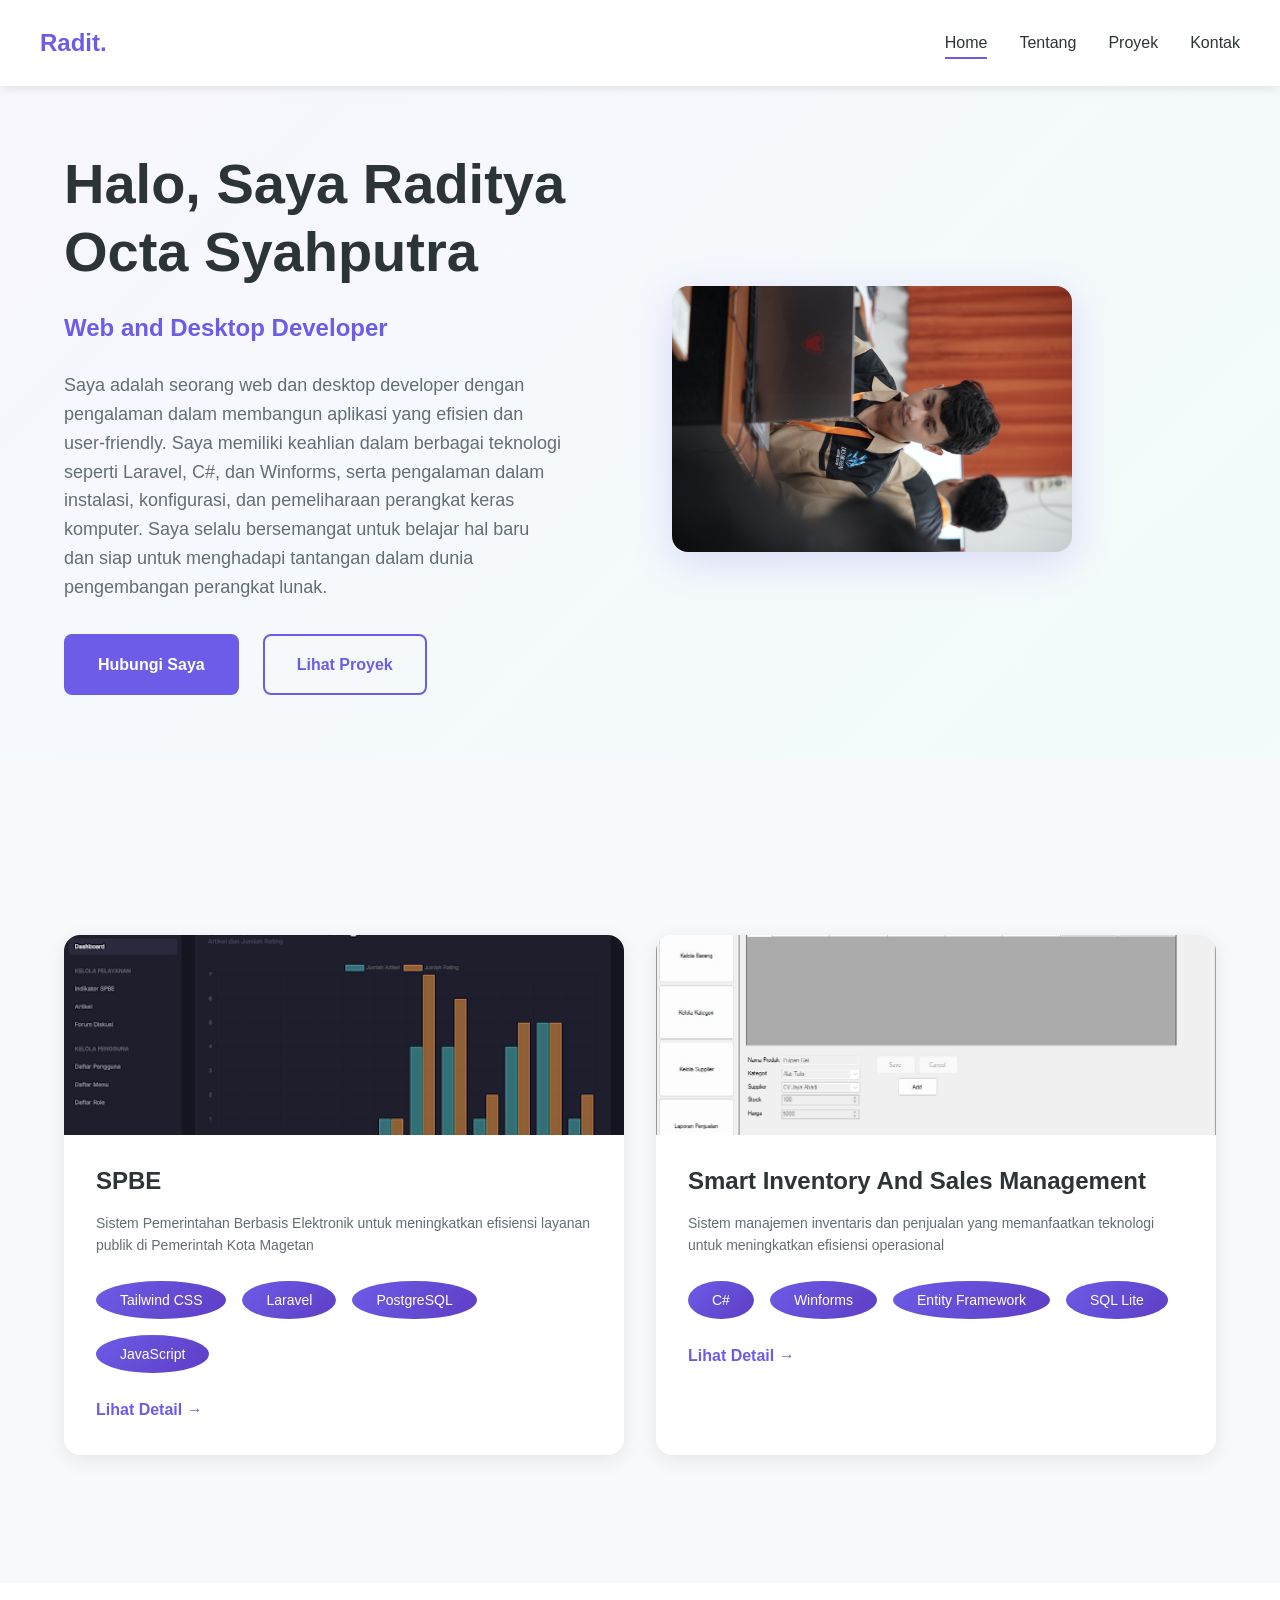
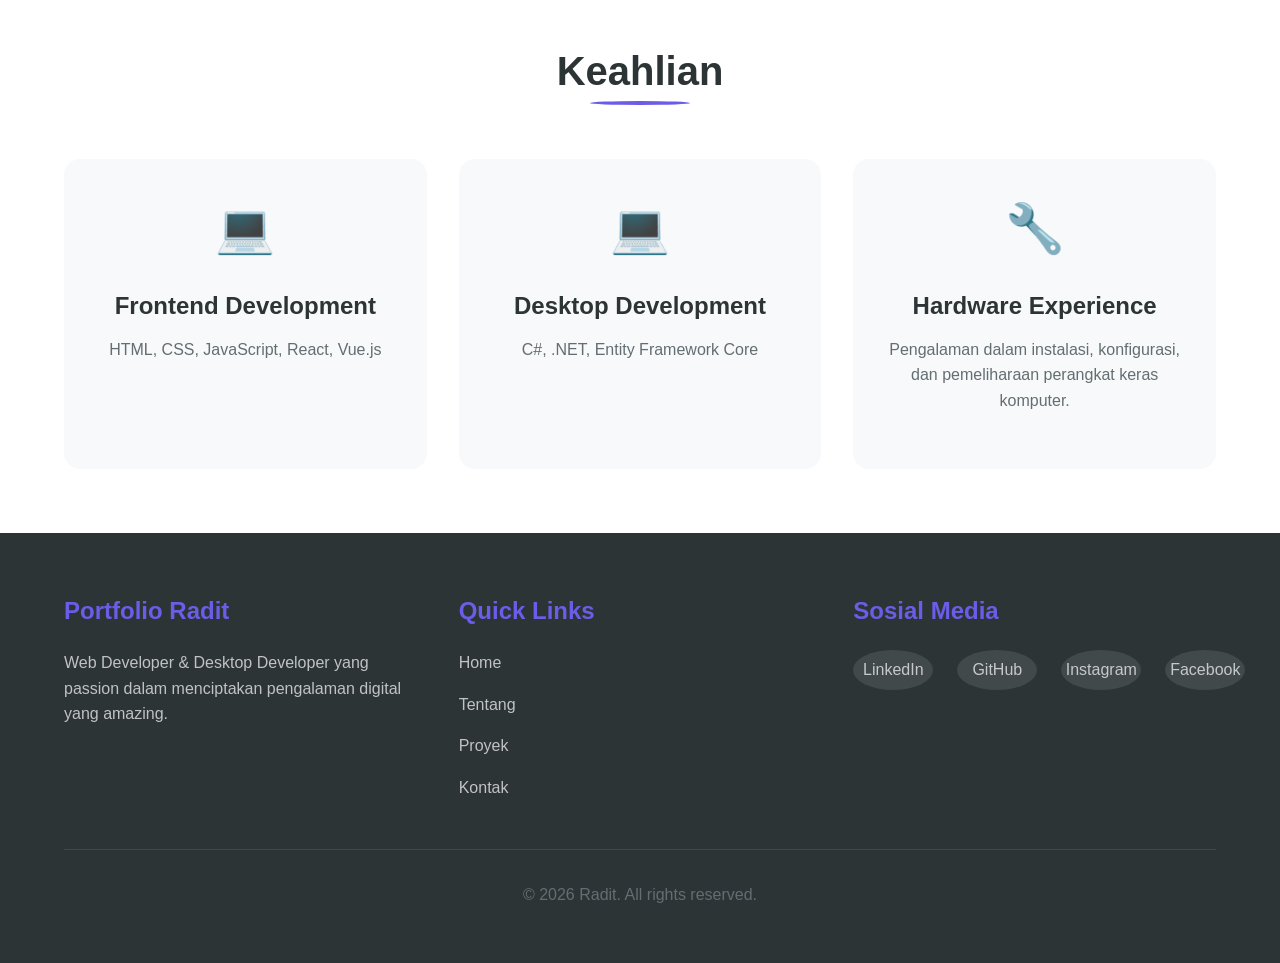
<file: index.html>
<!DOCTYPE html>
<html lang="id">

<head>
    <meta charset="UTF-8">
    <meta name="viewport" content="width=device-width, initial-scale=1.0">
    <title>Portfolio - Radit</title>
    <link rel="stylesheet" href="assets/css/style.css">
</head>

<body>
    <!-- NAVBAR -->
    <nav class="navbar">
        <div class="container navbar-container">
            <div class="logo">
                <a href="index.html">Radit.</a>
            </div>
            <button class="menu-toggle" id="menuToggle">
                <span></span>
                <span></span>
                <span></span>
            </button>
            <ul class="nav-menu" id="navMenu">
                <li><a href="index.html" class="active">Home</a></li>
                <li><a href="about.html">Tentang</a></li>
                <li><a href="projects.html">Proyek</a></li>
                <li><a href="contact.html">Kontak</a></li>
            </ul>
        </div>
    </nav>

    <!-- HERO SECTION -->
    <section class="hero">
        <div class="container">
            <div class="hero-content">
                <h1 class="hero-title">Halo, Saya Raditya Octa Syahputra</h1>
                <p class="hero-subtitle">Web and Desktop Developer</p>
                <p class="hero-description">
                    Saya adalah seorang web dan desktop developer dengan pengalaman dalam membangun aplikasi yang
                    efisien dan user-friendly. Saya memiliki keahlian dalam berbagai teknologi seperti Laravel, C#, dan
                    Winforms, serta pengalaman dalam instalasi, konfigurasi, dan pemeliharaan perangkat keras komputer.
                    Saya selalu bersemangat untuk belajar hal baru dan siap untuk menghadapi tantangan dalam dunia
                    pengembangan perangkat lunak.
                </p>
                <div class="hero-buttons">
                    <a href="contact.html" class="btn btn-primary">Hubungi Saya</a>
                    <a href="projects.html" class="btn btn-secondary">Lihat Proyek</a>
                </div>
            </div>
            <div class="hero-image">
                <div class="image-placeholder">
                    <!-- Ganti dengan image Anda -->
                    <img src="assets/images/profile.png" alt="Radit"
                        onerror="this.src='[data-uri]'">
                </div>
            </div>
        </div>
    </section>

    <!-- FEATURED PROJECTS -->
    <section class="featured-projects">
        <div class="container">
            <h2 class="section-title">Proyek Saya</h2>
            <div class="projects-grid">
               <!-- project grid items will be populated by JavaScript -->
            </div>
            <!-- <div class="view-more">
                <a href="projects.html" class="btn btn-primary">Lihat Semua Proyek</a>
            </div> -->
        </div>
    </section>

    <!-- SKILLS SECTION -->
    <section class="skills">
        <div class="container">
            <h2 class="section-title">Keahlian</h2>
            <div class="skills-grid">
                <div class="skill-item">
                    <div class="skill-icon">💻</div>
                    <h3>Frontend Development</h3>
                    <p>HTML, CSS, JavaScript, React, Vue.js</p>
                </div>
                <div class="skill-item">
                    <div class="skill-icon">💻</div>
                    <h3>Desktop Development</h3>
                    <p>C#, .NET, Entity Framework Core</p>
                </div>
                <div class="skill-item">
                    <div class="skill-icon">🔧</div>
                    <h3>Hardware Experience</h3>
                    <p>Pengalaman dalam instalasi, konfigurasi, dan pemeliharaan perangkat keras komputer.</p>
                </div>
            </div>
        </div>
    </section>

    <!-- TESTIMONIALS SECTION
    <section class="testimonials">
        <div class="container">
            <h2 class="section-title">Testimoni Klien</h2>
            <div class="testimonials-grid">
                <div class="testimonial-card">
                    <div class="stars">⭐⭐⭐⭐⭐</div>
                    <p class="testimonial-text">"Radit sangat profesional dan deliver hasil yang melampaui ekspektasi.
                        Komunikasi jelas dan timeline terpenuhi."</p>
                    <p class="testimonial-author">- Budi Santoso, CEO TechStart</p>
                </div>
                <div class="testimonial-card">
                    <div class="stars">⭐⭐⭐⭐⭐</div>
                    <p class="testimonial-text">"Website yang dibuat sangat user-friendly dan responsive. Traffic
                        website kami naik 150% dalam 3 bulan."</p>
                    <p class="testimonial-author">- Siti Nurhaliza, Pemilik Toko Online</p>
                </div>
                <div class="testimonial-card">
                    <div class="stars">⭐⭐⭐⭐⭐</div>
                    <p class="testimonial-text">"Kerja sama dengan Radit sangat smooth. Tim responsif dan selalu siap
                        membantu saat ada pertanyaan."</p>
                    <p class="testimonial-author">- Ahmad Wijaya, Direktur Marketing</p>
                </div>
            </div>
        </div> -->
    </section>

    <!-- CTA SECTION
    <section class="cta">
        <div class="container">
            <h2>Siap untuk Proyek Berikutnya?</h2>
            <p>Mari kita ciptakan sesuatu yang luar biasa bersama</p>
            <a href="contact.html" class="btn btn-primary btn-large">Mulai Percakapan</a>
        </div>
    </section> -->

    <!-- FOOTER -->
    <footer class="footer">
        <div class="container">
            <div class="footer-content">
                <div class="footer-section">
                    <h3>Portfolio Radit</h3>
                    <p>Web Developer & Desktop Developer yang passion dalam menciptakan pengalaman digital yang amazing.</p>
                </div>
                <div class="footer-section">
                    <h3>Quick Links</h3>
                    <ul>
                        <li><a href="index.html">Home</a></li>
                        <li><a href="about.html">Tentang</a></li>
                        <li><a href="projects.html">Proyek</a></li>
                        <li><a href="contact.html">Kontak</a></li>
                    </ul>
                </div>
                <div class="footer-section">
                    <h3>Sosial Media</h3>
                    <ul class="social-links">
                        <li><a href="link" target="_blank">LinkedIn</a></li>
                        <li><a href="link" target="_blank">GitHub</a></li>
                        <li><a href="link" target="_blank">Instagram</a></li>
                        <li><a href="link" target="_blank">Facebook</a></li>
                    </ul>
                </div>
            </div>
            <div class="footer-bottom">
                <p>&copy; 2026 Radit. All rights reserved.</p>
            </div>
        </div>
    </footer>

    <script src="assets/js/config.js"></script>
    <script src="assets/js/script.js"></script>
</body>

</html>
</file>
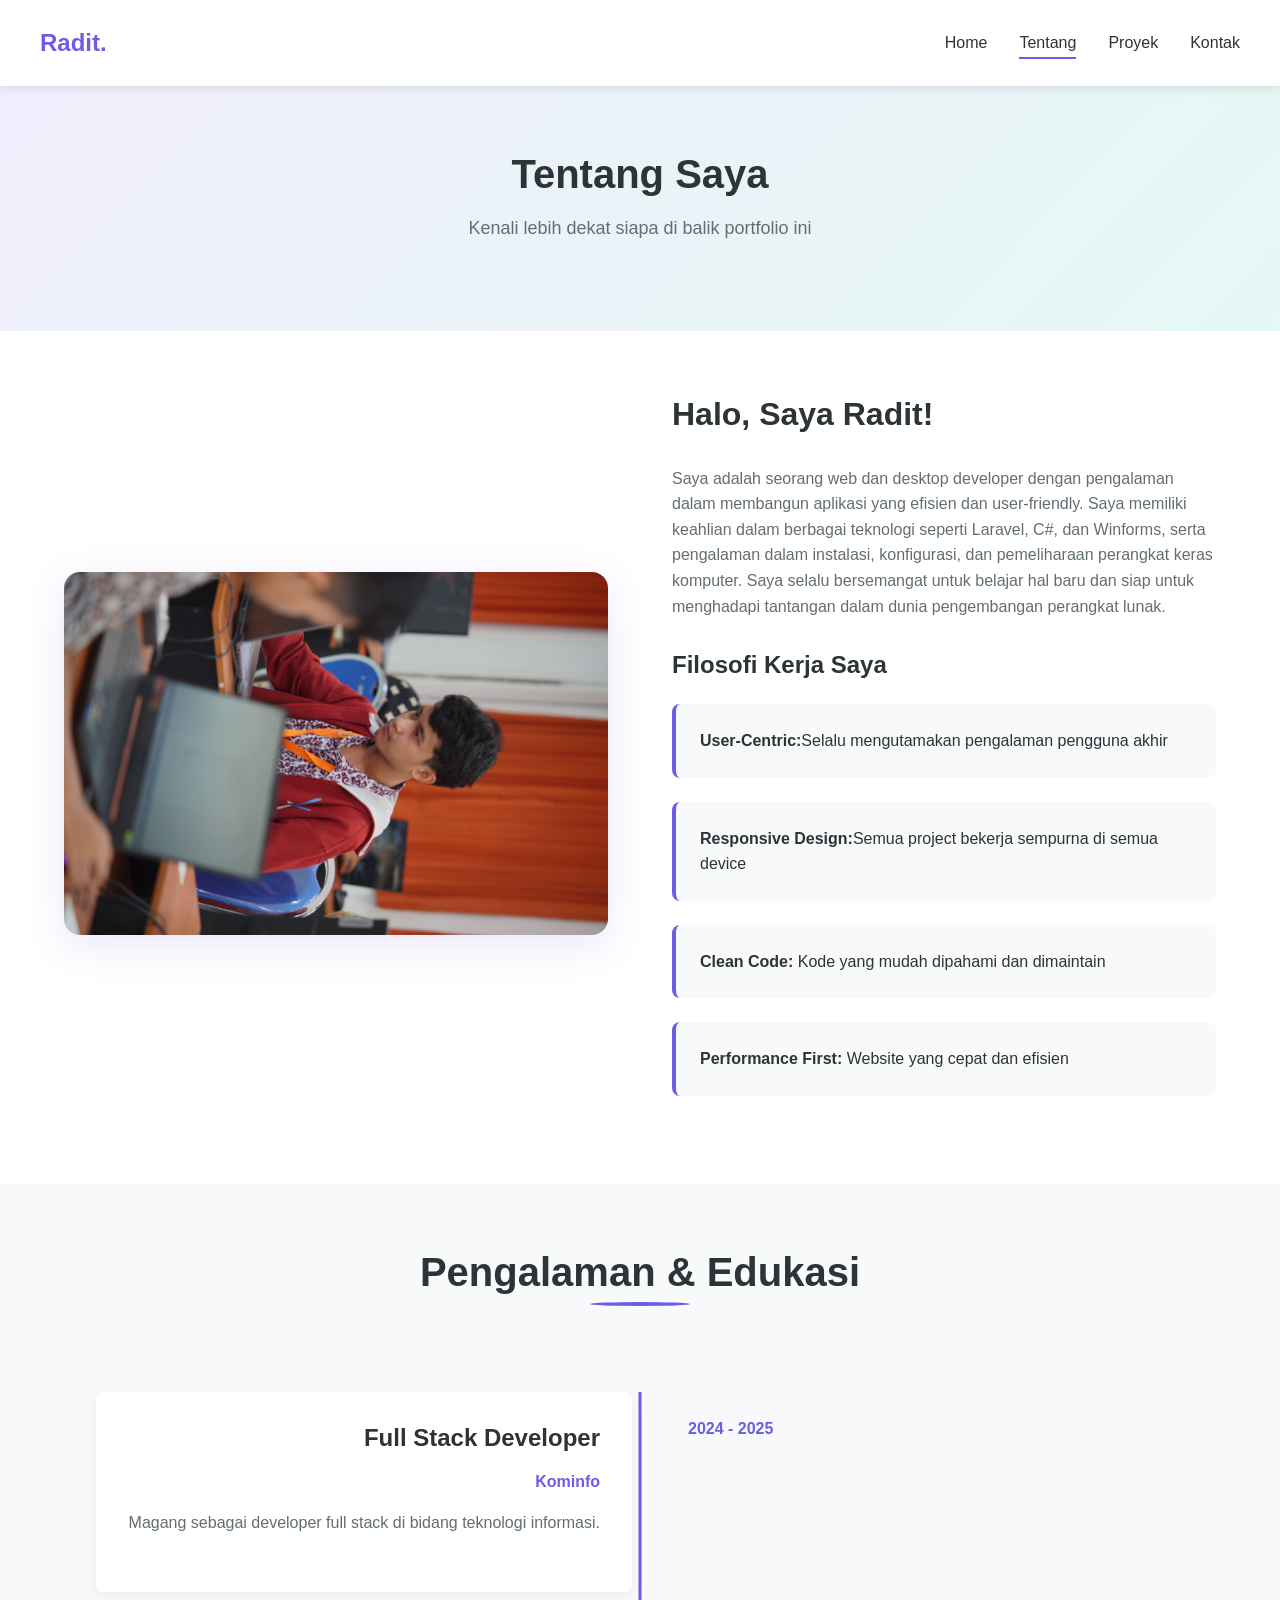
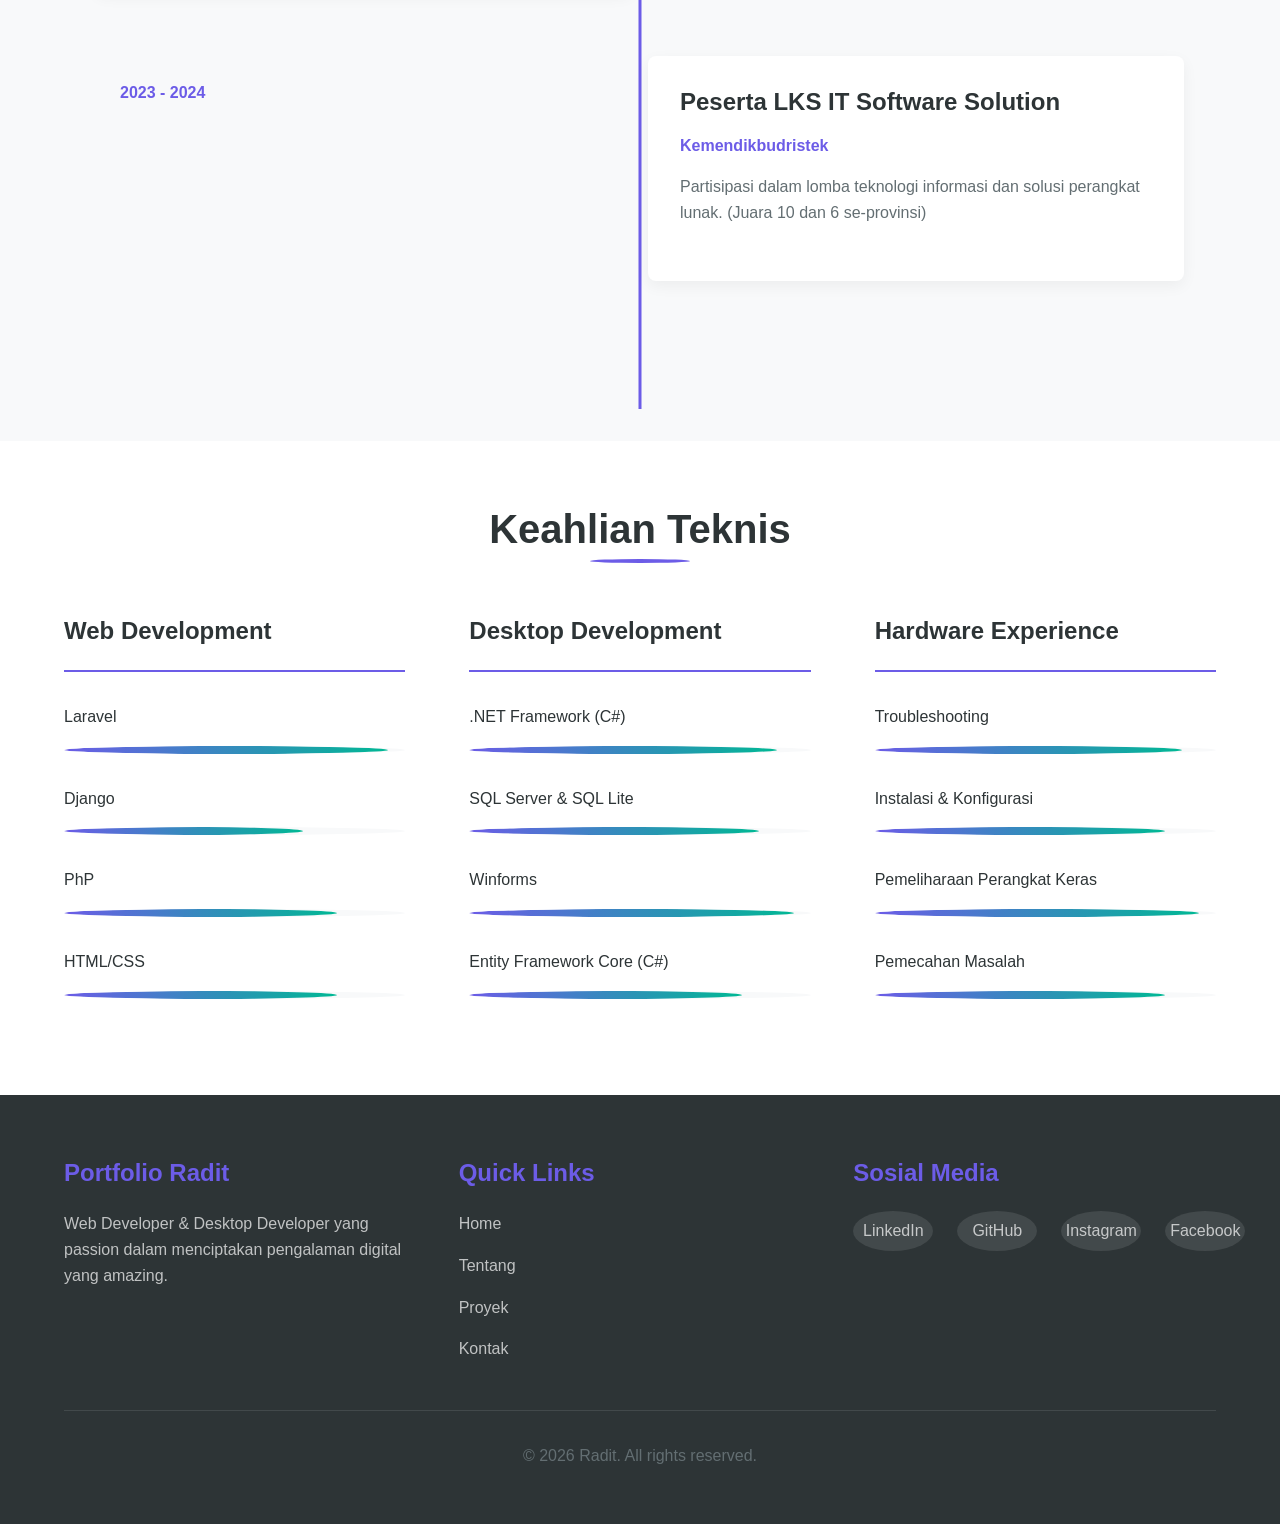
<file: about.html>
<!DOCTYPE html>
<html lang="id">

<head>
    <meta charset="UTF-8">
    <meta name="viewport" content="width=device-width, initial-scale=1.0">
    <title>Tentang Saya - Portfolio Radit</title>
    <link rel="stylesheet" href="assets/css/style.css">
</head>

<body>
    <!-- NAVBAR -->
    <nav class="navbar">
        <div class="container navbar-container">
            <div class="logo">
                <a href="index.html">Radit.</a>
            </div>
            <button class="menu-toggle" id="menuToggle">
                <span></span>
                <span></span>
                <span></span>
            </button>
            <ul class="nav-menu" id="navMenu">
                <li><a href="index.html">Home</a></li>
                <li><a href="about.html" class="active">Tentang</a></li>
                <li><a href="projects.html">Proyek</a></li>
                <li><a href="contact.html">Kontak</a></li>
            </ul>
        </div>
    </nav>

    <!-- PAGE TITLE -->
    <section class="page-header">
        <div class="container">
            <h1>Tentang Saya</h1>
            <p>Kenali lebih dekat siapa di balik portfolio ini</p>
        </div>
    </section>

    <!-- ABOUT CONTENT -->
    <section class="about-section">
        <div class="container">
            <div class="about-grid">
                <div class="about-image">
                    <img src="assets/images/profile2.jpg" alt="Radit"
                        onerror="this.src='[data-uri]'">
                </div>
                <div class="about-content">
                    <h2>Halo, Saya Radit!</h2>
                    <p>
                        Saya adalah seorang web dan desktop developer dengan pengalaman dalam membangun aplikasi yang
                        efisien dan user-friendly. Saya memiliki keahlian dalam berbagai teknologi seperti Laravel, C#,
                        dan
                        Winforms, serta pengalaman dalam instalasi, konfigurasi, dan pemeliharaan perangkat keras
                        komputer.
                        Saya selalu bersemangat untuk belajar hal baru dan siap untuk menghadapi tantangan dalam dunia
                        pengembangan perangkat lunak.
                    </p>

                    <h3>Filosofi Kerja Saya</h3>
                    <ul class="philosophy-list">
                        <li><strong>User-Centric:</strong>Selalu mengutamakan pengalaman pengguna akhir</li>
                        <li><strong>Responsive Design:</strong>Semua project bekerja sempurna di semua device</li>
                        <li><strong>Clean Code:</strong> Kode yang mudah dipahami dan dimaintain</li>
                        <li><strong>Performance First:</strong> Website yang cepat dan efisien</li>
                    </ul>
                </div>
            </div>
        </div>
    </section>

    <!-- EXPERIENCE TIMELINE -->
    <section class="experience-section">
        <div class="container">
            <h2 class="section-title">Pengalaman & Edukasi</h2>
            <div class="timeline">
                <div class="timeline-item">
                    <div class="timeline-date">2024 - 2025</div>
                    <div class="timeline-content">
                        <h3>Full Stack Developer</h3>
                        <p class="timeline-company">Kominfo</p>
                        <p>Magang sebagai developer full stack di bidang teknologi informasi.</p>
                    </div>
                </div>
                <div class="timeline-item">
                    <div class="timeline-date">2023 - 2024</div>
                    <div class="timeline-content">
                        <h3>Peserta LKS IT Software Solution</h3>
                        <p class="timeline-company">Kemendikbudristek</p>
                        <p>Partisipasi dalam lomba teknologi informasi dan solusi perangkat lunak. (Juara 10 dan 6
                            se-provinsi)</p>
                    </div>
                </div>
            </div>
        </div>
    </section>

    <!-- SKILLS DETAILED -->
    <section class="skills-detailed">
        <div class="container">
            <h2 class="section-title">Keahlian Teknis</h2>

            <div class="skills-categories">
                <div class="skill-category">
                    <h3>Web Development</h3>
                    <div class="skill-bars">
                        <div class="skill-bar">
                            <div class="skill-name">Laravel</div>
                            <div class="progress-bar">
                                <div class="progress" style="width: 95%;"></div>
                            </div>
                        </div>
                        <div class="skill-bar">
                            <div class="skill-name">Django</div>
                            <div class="progress-bar">
                                <div class="progress" style="width: 70%;"></div>
                            </div>
                        </div>
                        <div class="skill-bar">
                            <div class="skill-name">PhP</div>
                            <div class="progress-bar">
                                <div class="progress" style="width: 80%;"></div>
                            </div>
                        </div>
                        <div class="skill-bar">
                            <div class="skill-name">HTML/CSS</div>
                            <div class="progress-bar">
                                <div class="progress" style="width: 80%;"></div>
                            </div>
                        </div>
                    </div>
                </div>

                <div class="skill-category">
                    <h3>Desktop Development</h3>
                    <div class="skill-bars">
                        <div class="skill-bar">
                            <div class="skill-name">.NET Framework (C#)</div>
                            <div class="progress-bar">
                                <div class="progress" style="width: 90%;"></div>
                            </div>
                        </div>
                        <div class="skill-bar">
                            <div class="skill-name">SQL Server & SQL Lite</div>
                            <div class="progress-bar">
                                <div class="progress" style="width: 85%;"></div>
                            </div>
                        </div>
                        <div class="skill-bar">
                            <div class="skill-name">Winforms</div>
                            <div class="progress-bar">
                                <div class="progress" style="width: 95%;"></div>
                            </div>
                        </div>
                        <div class="skill-bar">
                            <div class="skill-name">Entity Framework Core (C#)</div>
                            <div class="progress-bar">
                                <div class="progress" style="width: 80%;"></div>
                            </div>
                        </div>
                    </div>
                </div>

                <div class="skill-category">
                    <h3>Hardware Experience</h3>
                    <div class="skill-bars">
                        <div class="skill-bar">
                            <div class="skill-name">Troubleshooting</div>
                            <div class="progress-bar">
                                <div class="progress" style="width: 90%;"></div>
                            </div>
                        </div>
                        <div class="skill-bar">
                            <div class="skill-name">Instalasi & Konfigurasi</div>
                            <div class="progress-bar">
                                <div class="progress" style="width: 85%;"></div>
                            </div>
                        </div>
                        <div class="skill-bar">
                            <div class="skill-name">Pemeliharaan Perangkat Keras</div>
                            <div class="progress-bar">
                                <div class="progress" style="width: 95%;"></div>
                            </div>
                        </div>
                        <div class="skill-bar">
                            <div class="skill-name">Pemecahan Masalah</div>
                            <div class="progress-bar">
                                <div class="progress" style="width: 85%;"></div>
                            </div>
                        </div>
                    </div>
                </div>
            </div>
        </div>
    </section>

    <!-- STATS SECTION
    <section class="stats">
        <div class="container">
            <div class="stats-grid">
                <div class="stat-item">
                    <div class="stat-number">50+</div>
                    <p>Project Completed</p>
                </div>
                <div class="stat-item">
                    <div class="stat-number">45+</div>
                    <p>Happy Clients</p>
                </div>
                <div class="stat-item">
                    <div class="stat-number">5+</div>
                    <p>Years Experience</p>
                </div>
                <div class="stat-item">
                    <div class="stat-number">100%</div>
                    <p>Client Satisfaction</p>
                </div>
            </div>
        </div>
    </section> -->

    <!-- CTA SECTION -->
    <!-- <section class="cta">
        <div class="container">
            <h2>Mari Berkolaborasi</h2>
            <p>Ingin bekerja sama atau hanya ingin chat? Hubungi saya sekarang!</p>
            <a href="contact.html" class="btn btn-primary btn-large">Hubungi Saya</a>
        </div>
    </section> -->

    <!-- FOOTER -->
    <footer class="footer">
        <div class="container">
            <div class="footer-content">
                <div class="footer-section">
                    <h3>Portfolio Radit</h3>
                    <p>Web Developer & Desktop Developer yang passion dalam menciptakan pengalaman digital yang amazing.</p>
                </div>
                <div class="footer-section">
                    <h3>Quick Links</h3>
                    <ul>
                        <li><a href="index.html">Home</a></li>
                        <li><a href="about.html">Tentang</a></li>
                        <li><a href="projects.html">Proyek</a></li>
                        <li><a href="contact.html">Kontak</a></li>
                    </ul>
                </div>
                <div class="footer-section">
                    <h3>Sosial Media</h3>
                    <ul class="social-links">
                        <li><a href="link" target="_blank">LinkedIn</a></li>
                        <li><a href="link" target="_blank">GitHub</a></li>
                        <li><a href="link" target="_blank">Instagram</a></li>
                        <li><a href="link" target="_blank">Facebook</a></li>
                    </ul>
                </div>
            </div>
            <div class="footer-bottom">
                <p>&copy; 2026 Radit. All rights reserved.</p>
            </div>
        </div>
    </footer>

    <script src="assets/js/config.js"></script>
    <script src="assets/js/script.js"></script>
</body>

</html>
</file>
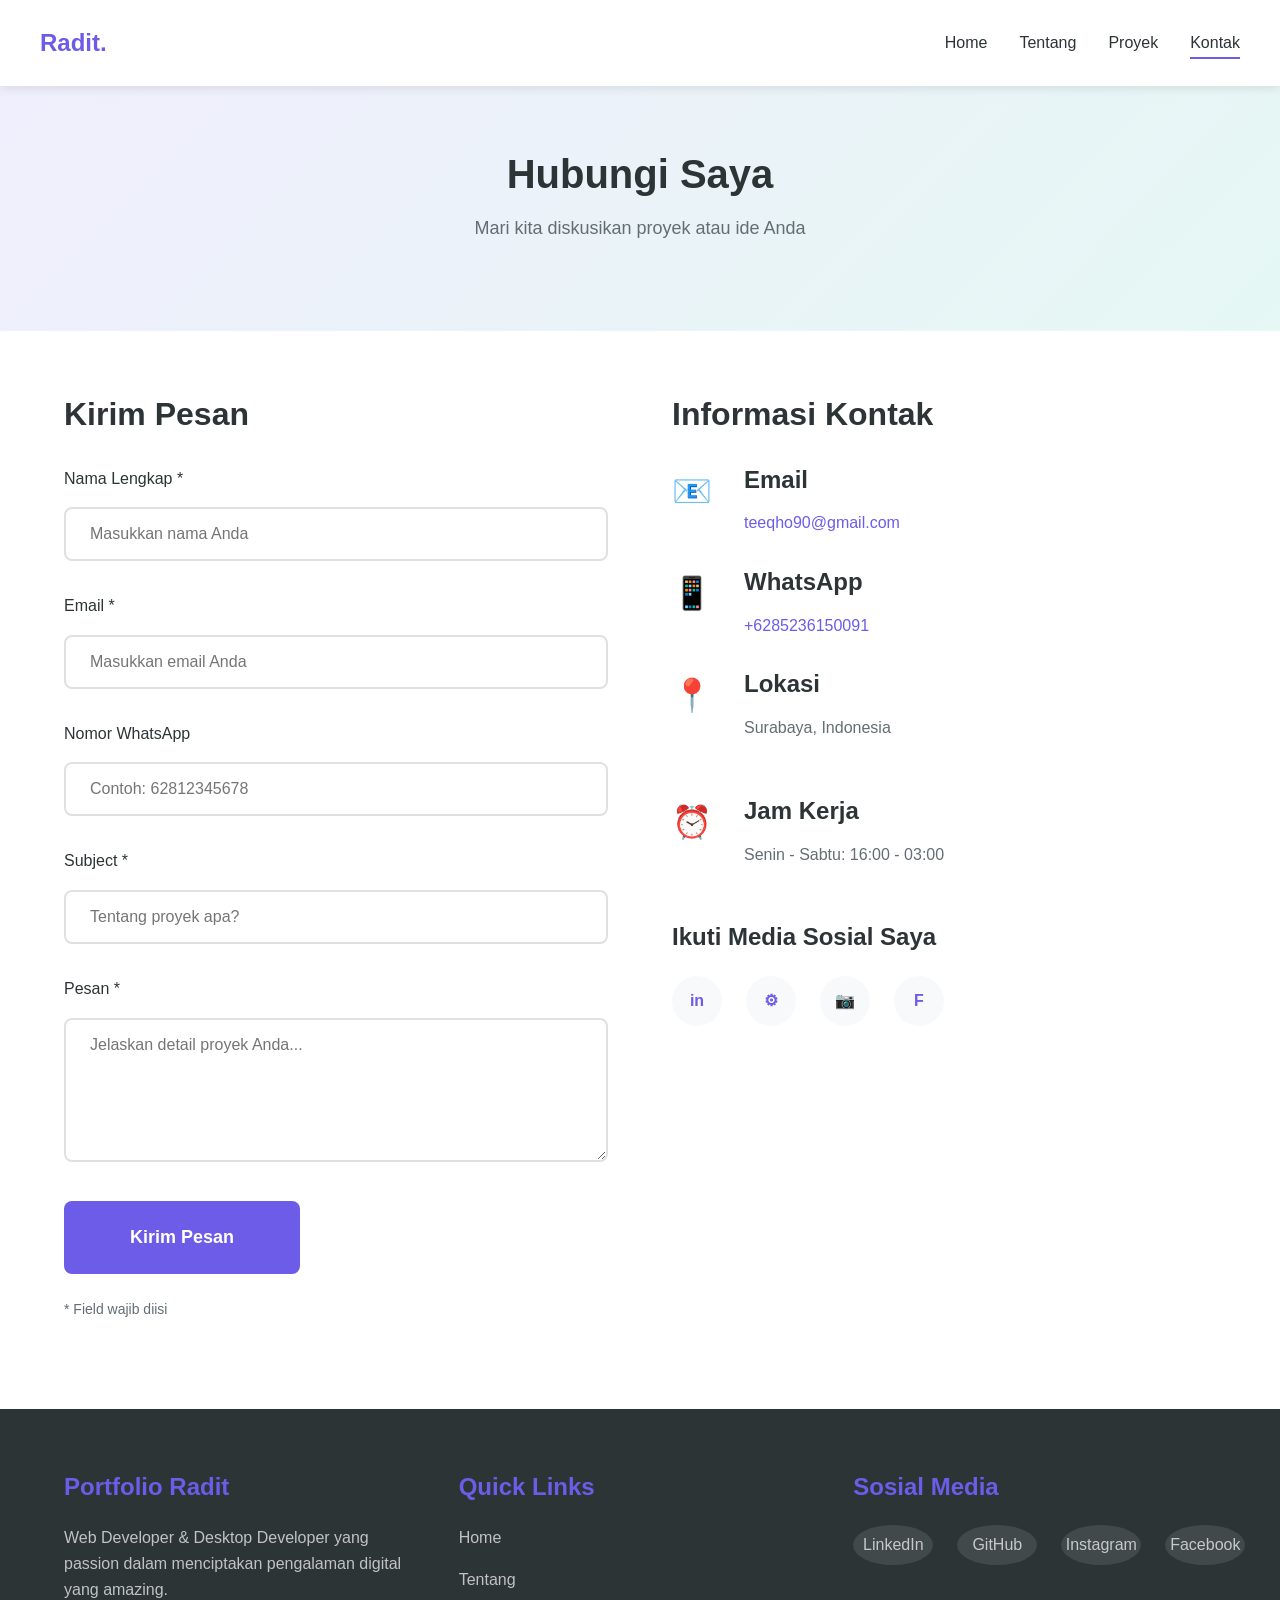
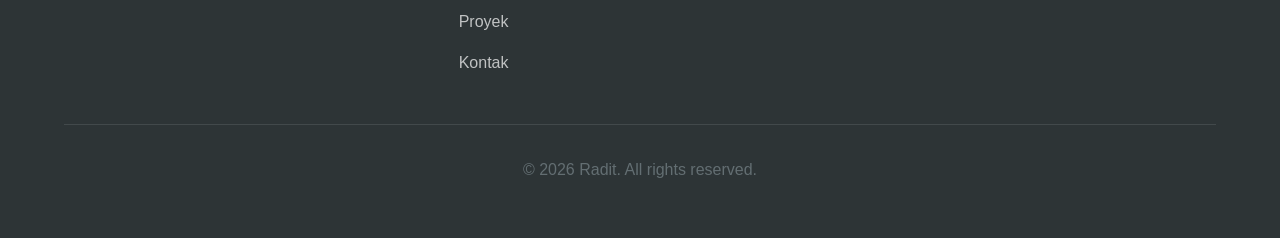
<file: contact.html>
<!DOCTYPE html>
<html lang="id">
<head>
    <meta charset="UTF-8">
    <meta name="viewport" content="width=device-width, initial-scale=1.0">
    <title>Kontak - Portfolio Radit</title>
    <link rel="stylesheet" href="assets/css/style.css">
</head>
<body>
    <!-- NAVBAR -->
    <nav class="navbar">
        <div class="container navbar-container">
            <div class="logo">
                <a href="index.html">Radit.</a>
            </div>
            <button class="menu-toggle" id="menuToggle">
                <span></span>
                <span></span>
                <span></span>
            </button>
            <ul class="nav-menu" id="navMenu">
                <li><a href="index.html">Home</a></li>
                <li><a href="about.html">Tentang</a></li>
                <li><a href="projects.html">Proyek</a></li>
                <li><a href="contact.html" class="active">Kontak</a></li>
            </ul>
        </div>
    </nav>

    <!-- PAGE TITLE -->
    <section class="page-header">
        <div class="container">
            <h1>Hubungi Saya</h1>
            <p>Mari kita diskusikan proyek atau ide Anda</p>
        </div>
    </section>

    <!-- CONTACT SECTION -->
    <section class="contact-section">
        <div class="container">
            <div class="contact-grid">
                <!-- CONTACT FORM -->
                <div class="contact-form">
                    <h2>Kirim Pesan</h2>
                    <form id="contactForm">
                        <div class="form-group">
                            <label for="name">Nama Lengkap *</label>
                            <input 
                                type="text" 
                                id="name" 
                                name="name" 
                                required 
                                placeholder="Masukkan nama Anda"
                            >
                        </div>

                        <div class="form-group">
                            <label for="email">Email *</label>
                            <input 
                                type="email" 
                                id="email" 
                                name="email" 
                                required 
                                placeholder="Masukkan email Anda"
                            >
                        </div>

                        <div class="form-group">
                            <label for="phone">Nomor WhatsApp</label>
                            <input 
                                type="tel" 
                                id="phone" 
                                name="phone" 
                                placeholder="Contoh: 62812345678"
                            >
                        </div>

                        <div class="form-group">
                            <label for="subject">Subject *</label>
                            <input 
                                type="text" 
                                id="subject" 
                                name="subject" 
                                required 
                                placeholder="Tentang proyek apa?"
                            >
                        </div>

                        <div class="form-group">
                            <label for="message">Pesan *</label>
                            <textarea 
                                id="message" 
                                name="message" 
                                required 
                                rows="6" 
                                placeholder="Jelaskan detail proyek Anda..."
                            ></textarea>
                        </div>

                        <button type="submit" class="btn btn-primary btn-large">Kirim Pesan</button>
                        <p class="form-note">* Field wajib diisi</p>
                    </form>
                    <div id="formMessage" class="form-message"></div>
                </div>

                <!-- CONTACT INFO -->
                <div class="contact-info">
                    <h2>Informasi Kontak</h2>
                    
                    <div class="info-item">
                        <div class="info-icon">📧</div>
                        <div class="info-content">
                            <h3>Email</h3>
                            <a href="mailto:"></a>
                        </div>
                    </div>

                    <div class="info-item">
                        <div class="info-icon">📱</div>
                        <div class="info-content">
                            <h3>WhatsApp</h3>
                            <a href="https://wa.me/" target="_blank"></a>
                        </div>
                    </div>

                    <div class="info-item">
                        <div class="info-icon">📍</div>
                        <div class="info-content">
                            <h3>Lokasi</h3>
                            <p>Surabaya, Indonesia</p>
                        </div>
                    </div>

                    <div class="info-item">
                        <div class="info-icon">⏰</div>
                        <div class="info-content">
                            <h3>Jam Kerja</h3>
                            <p>Senin - Sabtu: 16:00 - 03:00</p>
                        </div>
                    </div>

                    <h3 style="margin-top: 2rem;">Ikuti Media Sosial Saya</h3>
                    <div class="social-icons">
                        <a href="link" target="_blank" class="social-icon" title="LinkedIn">
                            <span>in</span>
                        </a>
                        <a href="link" target="_blank" class="social-icon" title="GitHub">
                            <span>⚙</span>
                        </a>
                        <a href="link" target="_blank" class="social-icon" title="Instagram">
                            <span>📷</span>
                        </a>
                        <a href="link" target="_blank" class="social-icon" title="Facebook">
                            <span>F</span>
                        </a>
                    </div>
                </div>
            </div>
        </div>
    </section>

    <!-- FAQ SECTION -->
    <!-- <section class="faq-section">
        <div class="container">
            <h2 class="section-title">Pertanyaan Umum</h2>
            <div class="faq-grid">
                <div class="faq-item">
                    <button class="faq-question">
                        <span>Berapa lama waktu yang dibutuhkan untuk menyelesaikan proyek?</span>
                        <span class="faq-icon">+</span>
                    </button>
                    <div class="faq-answer">
                        <p>
                            Timeline proyek bergantung pada kompleksitas dan scope. Rata-rata project 
                            landing page membutuhkan 2-4 minggu, sementara web app membutuhkan 1-3 bulan. 
                            Kami akan memberikan estimasi detail setelah konsultasi.
                        </p>
                    </div>
                </div>

                <div class="faq-item">
                    <button class="faq-question">
                        <span>Berapa biaya untuk membuat website?</span>
                        <span class="faq-icon">+</span>
                    </button>
                    <div class="faq-answer">
                        <p>
                            Biaya bervariasi tergantung kebutuhan. Landing page sederhana mulai dari 
                            5 juta, website corporate 10-20 juta, dan web app sesuai kompleksitas. 
                            Hubungi saya untuk konsultasi gratis dan mendapatkan quote yang akurat.
                        </p>
                    </div>
                </div>

                <div class="faq-item">
                    <button class="faq-question">
                        <span>Apakah website akan mobile responsive?</span>
                        <span class="faq-icon">+</span>
                    </button>
                    <div class="faq-answer">
                        <p>
                            Ya, semua project saya didesain dengan mobile-first approach. Website akan 
                            responsive dan optimal di semua device (mobile, tablet, desktop) dengan 
                            performa yang cepat.
                        </p>
                    </div>
                </div>

                <div class="faq-item">
                    <button class="faq-question">
                        <span>Apakah termasuk support setelah launching?</span>
                        <span class="faq-icon">+</span>
                    </button>
                    <div class="faq-answer">
                        <p>
                            Ya, setiap project termasuk periode maintenance 3 bulan gratis. Kami juga 
                            menyediakan paket maintenance bulanan untuk support berkelanjutan, fixing bugs, 
                            dan update fitur.
                        </p>
                    </div>
                </div>

                <div class="faq-item">
                    <button class="faq-question">
                        <span>Bagaimana proses komunikasi selama project?</span>
                        <span class="faq-icon">+</span>
                    </button>
                    <div class="faq-answer">
                        <p>
                            Kami berkomunikasi melalui WhatsApp, email, atau call sesuai preferensi Anda. 
                            Update progress diberikan secara berkala, dan Anda bisa memberikan feedback 
                            di setiap tahap pengembangan.
                        </p>
                    </div>
                </div>

                <div class="faq-item">
                    <button class="faq-question">
                        <span>Apakah bisa request revisi?</span>
                        <span class="faq-icon">+</span>
                    </button>
                    <div class="faq-answer">
                        <p>
                            Tentu saja! Setiap project sudah termasuk revisi sesuai scope awal. 
                            Revisi unlimited untuk menyempurnakan desain sampai Anda puas dengan hasilnya.
                        </p>
                    </div>
                </div>
            </div>
        </div>
    </section> -->

    <!-- CTA SECTION -->
    <!-- <section class="cta">
        <div class="container">
            <h2>Siap Memulai Proyek?</h2>
            <p>Jangan ragu untuk menghubungi saya, respon cepat!</p>
            <div style="display: flex; gap: 1rem; justify-content: center; flex-wrap: wrap;">
                <a href="https://wa.me/62812345678" class="btn btn-primary" target="_blank">💬 Chat WhatsApp</a>
                <a href="mailto:radit@example.com" class="btn btn-secondary">📧 Kirim Email</a>
            </div>
        </div>
    </section> -->

    <!-- FOOTER -->
    <footer class="footer">
        <div class="container">
            <div class="footer-content">
                <div class="footer-section">
                    <h3>Portfolio Radit</h3>
                    <p>Web Developer & Desktop Developer yang passion dalam menciptakan pengalaman digital yang amazing.</p>
                </div>
                <div class="footer-section">
                    <h3>Quick Links</h3>
                    <ul>
                        <li><a href="index.html">Home</a></li>
                        <li><a href="about.html">Tentang</a></li>
                        <li><a href="projects.html">Proyek</a></li>
                        <li><a href="contact.html">Kontak</a></li>
                    </ul>
                </div>
                <div class="footer-section">
                    <h3>Sosial Media</h3>
                    <ul class="social-links">
                        <li><a href="link" target="_blank">LinkedIn</a></li>
                        <li><a href="link" target="_blank">GitHub</a></li>
                        <li><a href="link" target="_blank">Instagram</a></li>
                        <li><a href="link" target="_blank">Facebook</a></li>
                    </ul>
                </div>
            </div>
            <div class="footer-bottom">
                <p>&copy; 2026 Radit. All rights reserved.</p>
            </div>
        </div>
    </footer>

    <script src="assets/js/config.js"></script>
    <script src="assets/js/script.js"></script>
</body>
</html>
</file>
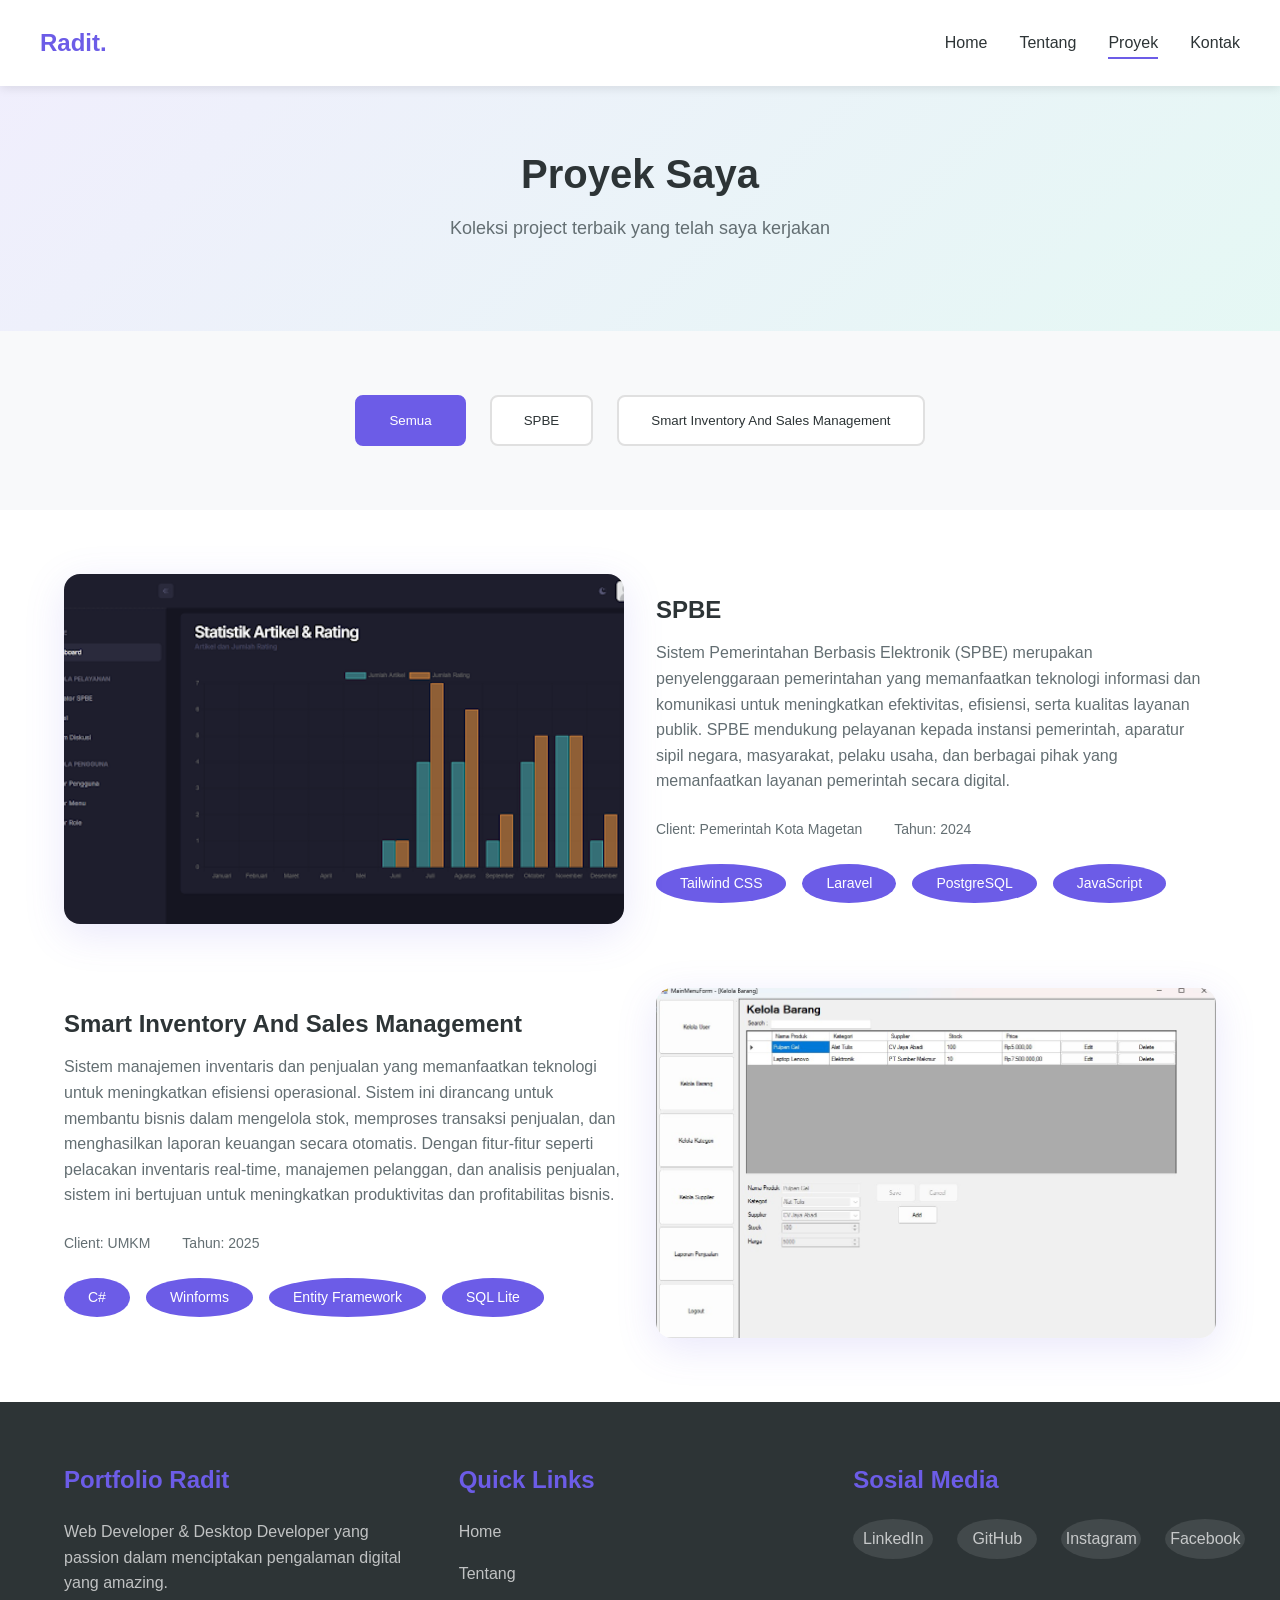
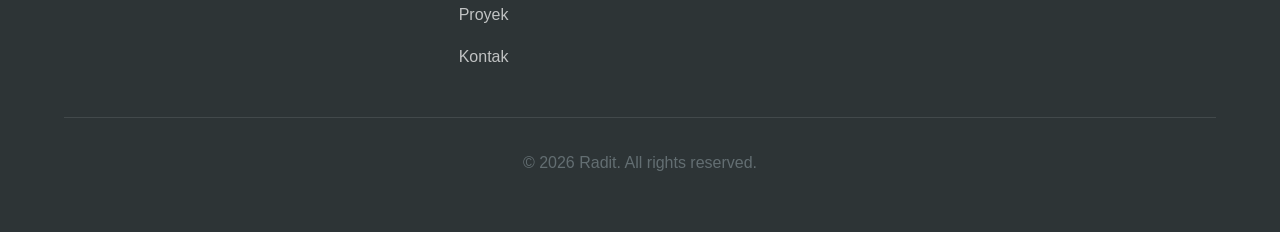
<file: projects.html>
<!DOCTYPE html>
<html lang="id">

<head>
    <meta charset="UTF-8">
    <meta name="viewport" content="width=device-width, initial-scale=1.0">
    <title>Proyek - Portfolio Radit</title>
    <link rel="stylesheet" href="assets/css/style.css">
</head>

<body>
    <!-- NAVBAR -->
    <nav class="navbar">
        <div class="container navbar-container">
            <div class="logo">
                <a href="index.html">Radit.</a>
            </div>
            <button class="menu-toggle" id="menuToggle">
                <span></span>
                <span></span>
                <span></span>
            </button>
            <ul class="nav-menu" id="navMenu">
                <li><a href="index.html">Home</a></li>
                <li><a href="about.html">Tentang</a></li>
                <li><a href="projects.html" class="active">Proyek</a></li>
                <li><a href="contact.html">Kontak</a></li>
            </ul>
        </div>
    </nav>

    <!-- PAGE TITLE -->
    <section class="page-header">
        <div class="container">
            <h1>Proyek Saya</h1>
            <p>Koleksi project terbaik yang telah saya kerjakan</p>
        </div>
    </section>

    <!-- FILTER BUTTONS -->
    <section class="projects-filter">
        <div class="container">
            <div class="filter-buttons">
                <!-- Filter buttons will be dynamically inserted here by javascript -->
            </div>
        </div>
    </section>

    <!-- PROJECTS GALLERY -->
    <section class="projects-gallery">
        <div class="container">
            <div class="projects-grid-full">
               <!-- Project items will be dynamically inserted here by javascript -->
            </div>
        </div>
    </section>

    <!-- CTA SECTION -->
    <!-- <section class="cta">
        <div class="container">
            <h2>Ada Proyek Impian Anda?</h2>
            <p>Mari kita diskusikan ide Anda dan wujudkan bersama</p>
            <a href="contact.html" class="btn btn-primary btn-large">Hubungi Saya Sekarang</a>
        </div>
    </section> -->

    <!-- FOOTER -->
    <footer class="footer">
        <div class="container">
            <div class="footer-content">
                <div class="footer-section">
                    <h3>Portfolio Radit</h3>
                    <p>Web Developer & Desktop Developer yang passion dalam menciptakan pengalaman digital yang amazing.
                    </p>
                </div>
                <div class="footer-section">
                    <h3>Quick Links</h3>
                    <ul>
                        <li><a href="index.html">Home</a></li>
                        <li><a href="about.html">Tentang</a></li>
                        <li><a href="projects.html">Proyek</a></li>
                        <li><a href="contact.html">Kontak</a></li>
                    </ul>
                </div>
                <div class="footer-section">
                    <h3>Sosial Media</h3>
                    <ul class="social-links">
                        <li><a href="link" target="_blank">LinkedIn</a></li>
                        <li><a href="link" target="_blank">GitHub</a></li>
                        <li><a href="link" target="_blank">Instagram</a></li>
                        <li><a href="link" target="_blank">Facebook</a></li>
                    </ul>
                </div>
            </div>
            <div class="footer-bottom">
                <p>&copy; 2026 Radit. All rights reserved.</p>
            </div>
        </div>
    </footer>

    <script src="assets/js/config.js"></script>
    <script src="assets/js/script.js"></script>
</body>

</html>
</file>
<file: assets/css/style.css>
/* ======================================
   PORTFOLIO CSS - RADIT
   Responsive & Interactive Template
   Customize the variables below!
   ====================================== */

/* ======== CSS VARIABLES (CUSTOMIZE HERE!) ======== */
:root {
    /* Colors - Ubah warna sesuai preferensi Anda */
    --primary-color: #6c5ce7;        /* Warna utama */
    --primary-dark: #5f3dc4;         /* Warna utama gelap */
    --secondary-color: #00b894;      /* Warna sekunder */
    --text-color: #2d3436;           /* Warna text */
    --text-light: #636e72;           /* Warna text ringan */
    --bg-color: #ffffff;             /* Background */
    --bg-light: #f8f9fa;             /* Background ringan */
    --border-color: #e0e0e0;         /* Warna border */
    
    /* Spacing */
    --spacing-xs: 0.5rem;
    --spacing-sm: 1rem;
    --spacing-md: 1.5rem;
    --spacing-lg: 2rem;
    --spacing-xl: 3rem;
    --spacing-2xl: 4rem;
    
    /* Typography */
    --font-family: 'Segoe UI', Tahoma, Geneva, Verdana, sans-serif;
    --font-size-base: 1rem;
    --font-size-sm: 0.875rem;
    --font-size-lg: 1.125rem;
    --font-size-xl: 1.5rem;
    --font-size-2xl: 2rem;
    --font-size-3xl: 2.5rem;
    
    /* Border Radius */
    --radius-sm: 0.25rem;
    --radius-md: 0.5rem;
    --radius-lg: 1rem;
    --radius-full: 50%;
    
    /* Transitions */
    --transition-fast: 0.2s ease;
    --transition-normal: 0.3s ease;
    --transition-slow: 0.5s ease;
}

/* ======== RESET & BASE STYLES ======== */
* {
    margin: 0;
    padding: 0;
    box-sizing: border-box;
}

html {
    scroll-behavior: smooth;
}

body {
    font-family: var(--font-family);
    color: var(--text-color);
    background-color: var(--bg-color);
    line-height: 1.6;
    overflow-x: hidden;
}

.container {
    max-width: 1200px;
    margin: 0 auto;
    padding: 0 var(--spacing-md);
}

/* ======== TYPOGRAPHY ======== */
h1, h2, h3, h4, h5, h6 {
    font-weight: 700;
    line-height: 1.2;
    margin-bottom: var(--spacing-md);
}

h1 {
    font-size: var(--font-size-3xl);
}

h2 {
    font-size: var(--font-size-2xl);
}

h3 {
    font-size: var(--font-size-xl);
}

p {
    margin-bottom: var(--spacing-md);
    color: var(--text-light);
}

a {
    color: var(--primary-color);
    text-decoration: none;
    transition: color var(--transition-normal);
}

a:hover {
    color: var(--primary-dark);
}

/* ======== NAVBAR ======== */
.navbar {
    background: var(--bg-color);
    box-shadow: 0 2px 10px rgba(0, 0, 0, 0.1);
    position: sticky;
    top: 0;
    z-index: 1000;
    transition: all var(--transition-normal);
}

.navbar-container {
    display: flex;
    justify-content: space-between;
    align-items: center;
    padding: var(--spacing-md) 0;
}

.logo a {
    font-size: var(--font-size-xl);
    font-weight: 700;
    color: var(--primary-color);
    transition: color var(--transition-normal);
}

.logo a:hover {
    color: var(--primary-dark);
}

.nav-menu {
    display: flex;
    list-style: none;
    gap: var(--spacing-lg);
}

.nav-menu a {
    font-weight: 500;
    color: var(--text-color);
    position: relative;
    padding-bottom: var(--spacing-xs);
}

.nav-menu a::after {
    content: '';
    position: absolute;
    bottom: 0;
    left: 0;
    width: 0;
    height: 2px;
    background: var(--primary-color);
    transition: width var(--transition-normal);
}

.nav-menu a:hover::after,
.nav-menu a.active::after {
    width: 100%;
}

.menu-toggle {
    display: none;
    flex-direction: column;
    background: none;
    border: none;
    cursor: pointer;
    gap: var(--spacing-xs);
}

.menu-toggle span {
    width: 25px;
    height: 3px;
    background: var(--text-color);
    border-radius: var(--radius-full);
    transition: all var(--transition-normal);
}

.menu-toggle.active span:nth-child(1) {
    transform: rotate(45deg) translate(8px, 8px);
}

.menu-toggle.active span:nth-child(2) {
    opacity: 0;
}

.menu-toggle.active span:nth-child(3) {
    transform: rotate(-45deg) translate(8px, -8px);
}

/* ======== BUTTONS ======== */
.btn {
    display: inline-block;
    padding: var(--spacing-sm) var(--spacing-lg);
    border-radius: var(--radius-md);
    font-weight: 600;
    font-size: var(--font-size-base);
    border: 2px solid transparent;
    cursor: pointer;
    transition: all var(--transition-normal);
    text-align: center;
}

.btn-primary {
    background: var(--primary-color);
    color: white;
}

.btn-primary:hover {
    background: var(--primary-dark);
    transform: translateY(-2px);
    box-shadow: 0 5px 20px rgba(108, 92, 231, 0.3);
}

.btn-secondary {
    background: transparent;
    color: var(--primary-color);
    border-color: var(--primary-color);
}

.btn-secondary:hover {
    background: var(--primary-color);
    color: white;
}

.btn-large {
    padding: var(--spacing-md) var(--spacing-2xl);
    font-size: var(--font-size-lg);
}

/* ======== HERO SECTION ======== */
.hero {
    padding: var(--spacing-2xl) 0;
    background: linear-gradient(135deg, rgba(108, 92, 231, 0.05) 0%, rgba(0, 184, 148, 0.05) 100%);
}

.hero .container {
    display: grid;
    grid-template-columns: 1fr 1fr;
    gap: var(--spacing-2xl);
    align-items: center;
}

.hero-title {
    font-size: clamp(2rem, 5vw, 3.5rem);
    color: var(--text-color);
    margin-bottom: var(--spacing-md);
}

.hero-subtitle {
    font-size: var(--font-size-xl);
    color: var(--primary-color);
    font-weight: 600;
    margin-bottom: var(--spacing-md);
}

.hero-description {
    font-size: var(--font-size-lg);
    margin-bottom: var(--spacing-lg);
    max-width: 500px;
}

.hero-buttons {
    display: flex;
    gap: var(--spacing-md);
    flex-wrap: wrap;
}

.hero-image img {
    width: 100%;
    max-width: 400px;
    border-radius: var(--radius-lg);
    box-shadow: 0 10px 40px rgba(108, 92, 231, 0.2);
    transition: transform var(--transition-normal);
}

.hero-image img:hover {
    transform: translateY(-5px);
}

/* ======== SECTION TITLE ======== */
.section-title {
    text-align: center;
    font-size: clamp(1.75rem, 4vw, 2.5rem);
    margin-bottom: var(--spacing-2xl);
    position: relative;
    display: inline-block;
    width: 100%;
}

.section-title::after {
    content: '';
    position: absolute;
    bottom: -10px;
    left: 50%;
    transform: translateX(-50%);
    width: 100px;
    height: 4px;
    background: var(--primary-color);
    border-radius: var(--radius-full);
}

/* ======== FEATURED PROJECTS ======== */
.featured-projects {
    padding: var(--spacing-2xl) 0;
    background: var(--bg-light);
}

.projects-grid {
    display: grid;
    grid-template-columns: repeat(auto-fit, minmax(300px, 1fr));
    gap: var(--spacing-lg);
    margin-bottom: var(--spacing-2xl);
}

.project-card {
    background: var(--bg-color);
    border-radius: var(--radius-lg);
    overflow: hidden;
    box-shadow: 0 5px 20px rgba(0, 0, 0, 0.08);
    transition: all var(--transition-normal);
}

.project-card:hover {
    transform: translateY(-10px);
    box-shadow: 0 15px 40px rgba(108, 92, 231, 0.15);
}

.project-image {
    width: 100%;
    height: 200px;
    overflow: hidden;
    background: var(--bg-light);
}

.project-image img {
    width: 100%;
    height: 100%;
    object-fit: cover;
    transition: transform var(--transition-normal);
}

.project-card:hover .project-image img {
    transform: scale(1.1);
}

.project-content {
    padding: var(--spacing-lg);
}

.project-content h3 {
    margin-bottom: var(--spacing-sm);
    color: var(--text-color);
}

.project-content p {
    font-size: var(--font-size-sm);
    margin-bottom: var(--spacing-md);
    line-height: 1.6;
}

.project-tags {
    display: flex;
    gap: var(--spacing-sm);
    flex-wrap: wrap;
    margin-bottom: var(--spacing-md);
}

.tag {
    display: inline-block;
    background: linear-gradient(135deg, var(--primary-color), var(--primary-dark));
    color: white;
    padding: var(--spacing-xs) var(--spacing-md);
    border-radius: var(--radius-full);
    font-size: var(--font-size-sm);
    font-weight: 500;
}

.project-link {
    display: inline-block;
    color: var(--primary-color);
    font-weight: 600;
    transition: all var(--transition-normal);
}

.project-link:hover {
    color: var(--primary-dark);
    margin-left: 5px;
}

.view-more {
    text-align: center;
}

/* ======== SKILLS SECTION ======== */
.skills {
    padding: var(--spacing-2xl) 0;
}

.skills-grid {
    display: grid;
    grid-template-columns: repeat(auto-fit, minmax(250px, 1fr));
    gap: var(--spacing-lg);
}

.skill-item {
    text-align: center;
    padding: var(--spacing-lg);
    background: var(--bg-light);
    border-radius: var(--radius-lg);
    transition: all var(--transition-normal);
}

.skill-item:hover {
    background: var(--bg-color);
    box-shadow: 0 5px 20px rgba(108, 92, 231, 0.1);
    transform: translateY(-5px);
}

.skill-icon {
    font-size: 3rem;
    margin-bottom: var(--spacing-md);
}

.skill-item h3 {
    margin-bottom: var(--spacing-sm);
}

/* ======== TESTIMONIALS ======== */
.testimonials {
    padding: var(--spacing-2xl) 0;
    background: var(--bg-light);
}

.testimonials-grid {
    display: grid;
    grid-template-columns: repeat(auto-fit, minmax(300px, 1fr));
    gap: var(--spacing-lg);
}

.testimonial-card {
    background: var(--bg-color);
    padding: var(--spacing-lg);
    border-radius: var(--radius-lg);
    border-left: 4px solid var(--primary-color);
    box-shadow: 0 5px 20px rgba(0, 0, 0, 0.08);
}

.stars {
    margin-bottom: var(--spacing-md);
}

.testimonial-text {
    font-style: italic;
    margin-bottom: var(--spacing-md);
    color: var(--text-light);
}

.testimonial-author {
    font-weight: 600;
    color: var(--text-color);
}

/* ======== CTA SECTION ======== */
.cta {
    padding: var(--spacing-2xl) 0;
    background: linear-gradient(135deg, var(--primary-color), var(--primary-dark));
    color: white;
    text-align: center;
}

.cta h2 {
    font-size: var(--font-size-2xl);
    margin-bottom: var(--spacing-md);
}

.cta p {
    color: rgba(255, 255, 255, 0.9);
    margin-bottom: var(--spacing-lg);
}

.cta .btn-primary {
    background: white;
    color: var(--primary-color);
}

.cta .btn-primary:hover {
    background: var(--bg-light);
}

.cta .btn-secondary {
    border-color: white;
    color: white;
}

.cta .btn-secondary:hover {
    background: white;
    color: var(--primary-color);
}

/* ======== FOOTER ======== */
.footer {
    background: var(--text-color);
    color: white;
    padding: var(--spacing-2xl) 0 var(--spacing-lg);
}

.footer-content {
    display: grid;
    grid-template-columns: repeat(auto-fit, minmax(250px, 1fr));
    gap: var(--spacing-lg);
    margin-bottom: var(--spacing-lg);
}

.footer-section h3 {
    margin-bottom: var(--spacing-md);
    color: var(--primary-color);
}

.footer-section p {
    color: rgba(255, 255, 255, 0.7);
}

.footer-section ul {
    list-style: none;
}

.footer-section ul li {
    margin-bottom: var(--spacing-sm);
}

.footer-section a {
    color: rgba(255, 255, 255, 0.7);
    transition: color var(--transition-normal);
}

.footer-section a:hover {
    color: var(--primary-color);
}

.social-links {
    display: flex;
    gap: var(--spacing-md);
}

.social-links a {
    display: inline-block;
    width: 80px;
    height: 40px;
    background: rgba(255, 255, 255, 0.1);
    border-radius: var(--radius-full);
    text-align: center;
    line-height: 40px;
    transition: all var(--transition-normal);
}

.social-links a:hover {
    background: var(--primary-color);
}

.footer-bottom {
    border-top: 1px solid rgba(255, 255, 255, 0.1);
    padding-top: var(--spacing-lg);
    text-align: center;
    color: rgba(255, 255, 255, 0.7);
}

/* ======== PAGE HEADER ======== */
.page-header {
    padding: var(--spacing-2xl) 0;
    background: linear-gradient(135deg, rgba(108, 92, 231, 0.1) 0%, rgba(0, 184, 148, 0.1) 100%);
    text-align: center;
}

.page-header h1 {
    margin-bottom: var(--spacing-sm);
}

.page-header p {
    font-size: var(--font-size-lg);
    color: var(--text-light);
}

/* ======== ABOUT SECTION ======== */
.about-section {
    padding: var(--spacing-2xl) 0;
}

.about-grid {
    display: grid;
    grid-template-columns: 1fr 1fr;
    gap: var(--spacing-2xl);
    align-items: center;
}

.about-image img {
    width: 100%;
    border-radius: var(--radius-lg);
    box-shadow: 0 10px 40px rgba(108, 92, 231, 0.15);
}

.about-content h2 {
    font-size: var(--font-size-2xl);
    margin-bottom: var(--spacing-lg);
}

.about-content h3 {
    margin-top: var(--spacing-lg);
    margin-bottom: var(--spacing-md);
}

.philosophy-list {
    list-style: none;
}

.philosophy-list li {
    padding: var(--spacing-md);
    background: var(--bg-light);
    border-radius: var(--radius-md);
    margin-bottom: var(--spacing-md);
    border-left: 4px solid var(--primary-color);
}

/* ======== EXPERIENCE TIMELINE ======== */
.experience-section {
    padding: var(--spacing-2xl) 0;
    background: var(--bg-light);
}

.timeline {
    position: relative;
    padding: var(--spacing-lg);
}

.timeline::before {
    content: '';
    position: absolute;
    left: 50%;
    transform: translateX(-50%);
    width: 3px;
    height: 100%;
    background: var(--primary-color);
}

.timeline-item {
    display: flex;
    gap: var(--spacing-lg);
    margin-bottom: var(--spacing-2xl);
    position: relative;
}

.timeline-item:nth-child(odd) {
    flex-direction: row-reverse;
}

.timeline-item:nth-child(odd) .timeline-content {
    text-align: right;
}

.timeline-date {
    flex: 1;
    font-weight: 600;
    color: var(--primary-color);
    padding: var(--spacing-md);
}

.timeline-content {
    flex: 1;
    background: var(--bg-color);
    padding: var(--spacing-lg);
    border-radius: var(--radius-md);
    box-shadow: 0 5px 15px rgba(0, 0, 0, 0.05);
}

.timeline-content h3 {
    margin-bottom: var(--spacing-sm);
}

.timeline-company {
    color: var(--primary-color);
    font-weight: 600;
    margin-bottom: var(--spacing-sm);
}

/* ======== SKILLS DETAILED ======== */
.skills-detailed {
    padding: var(--spacing-2xl) 0;
}

.skills-categories {
    display: grid;
    grid-template-columns: repeat(auto-fit, minmax(300px, 1fr));
    gap: var(--spacing-2xl);
}

.skill-category h3 {
    margin-bottom: var(--spacing-lg);
    padding-bottom: var(--spacing-md);
    border-bottom: 2px solid var(--primary-color);
}

.skill-bar {
    margin-bottom: var(--spacing-lg);
}

.skill-name {
    display: flex;
    justify-content: space-between;
    margin-bottom: var(--spacing-sm);
    font-weight: 500;
}

.progress-bar {
    width: 100%;
    height: 8px;
    background: var(--bg-light);
    border-radius: var(--radius-full);
    overflow: hidden;
}

.progress {
    height: 100%;
    background: linear-gradient(90deg, var(--primary-color), var(--secondary-color));
    border-radius: var(--radius-full);
    transition: width 1s ease;
}

/* ======== STATS SECTION ======== */
.stats {
    padding: var(--spacing-2xl) 0;
    background: linear-gradient(135deg, var(--primary-color), var(--primary-dark));
    color: white;
}

.stats-grid {
    display: grid;
    grid-template-columns: repeat(auto-fit, minmax(200px, 1fr));
    gap: var(--spacing-lg);
    text-align: center;
}

.stat-item .stat-number {
    font-size: clamp(2rem, 5vw, 3rem);
    font-weight: 700;
    margin-bottom: var(--spacing-sm);
}

.stat-item p {
    color: rgba(255, 255, 255, 0.9);
}

/* ======== PROJECTS FILTER ======== */
.projects-filter {
    padding: var(--spacing-2xl) 0;
    background: var(--bg-light);
}

.filter-buttons {
    display: flex;
    gap: var(--spacing-md);
    flex-wrap: wrap;
    justify-content: center;
}

.filter-btn {
    padding: var(--spacing-sm) var(--spacing-lg);
    border: 2px solid var(--border-color);
    background: var(--bg-color);
    color: var(--text-color);
    border-radius: var(--radius-md);
    font-weight: 500;
    cursor: pointer;
    transition: all var(--transition-normal);
}

.filter-btn:hover,
.filter-btn.active {
    background: var(--primary-color);
    color: white;
    border-color: var(--primary-color);
}

/* ======== PROJECTS GALLERY ======== */
.projects-gallery {
    padding: var(--spacing-2xl) 0;
}

.projects-grid-full {
    display: grid;
    gap: var(--spacing-2xl);
}

.project-card-full {
    display: grid;
    grid-template-columns: 1fr 1fr;
    gap: var(--spacing-lg);
    align-items: center;
    opacity: 1;
    visibility: visible;
    transition: all var(--transition-normal);
}

.project-card-full.hidden {
    opacity: 0;
    visibility: hidden;
    height: 0;
    margin: 0;
}

.project-card-full:nth-child(odd) {
    grid-template-columns: 1fr 1fr;
}

.project-card-full:nth-child(even) {
    grid-template-columns: 1fr 1fr;
    direction: rtl;
}

.project-card-full:nth-child(even) > * {
    direction: ltr;
}

.project-image-full {
    position: relative;
    overflow: hidden;
    border-radius: var(--radius-lg);
    box-shadow: 0 10px 40px rgba(108, 92, 231, 0.15);
    height: 350px;
}

.project-image-full img {
    width: 100%;
    height: 100%;
    object-fit: cover;
    transition: transform var(--transition-slow);
}

.project-card-full:hover .project-image-full img {
    transform: scale(1.05);
}

.project-overlay {
    position: absolute;
    top: 0;
    left: 0;
    right: 0;
    bottom: 0;
    background: rgba(108, 92, 231, 0.9);
    display: flex;
    align-items: center;
    justify-content: center;
    opacity: 0;
    transition: opacity var(--transition-normal);
}

.project-card-full:hover .project-overlay {
    opacity: 1;
}

.view-btn {
    background: white;
    color: var(--primary-color);
    padding: var(--spacing-md) var(--spacing-2xl);
    border-radius: var(--radius-md);
    font-weight: 600;
    transition: all var(--transition-normal);
}

.view-btn:hover {
    transform: scale(1.05);
}

.project-info h3 {
    margin-bottom: var(--spacing-sm);
}

.project-meta {
    display: flex;
    gap: var(--spacing-lg);
    margin: var(--spacing-md) 0;
    font-size: var(--font-size-sm);
    color: var(--text-light);
}

.project-technologies {
    display: flex;
    gap: var(--spacing-sm);
    flex-wrap: wrap;
}

.project-technologies span {
    background: var(--primary-color);
    color: white;
    padding: var(--spacing-xs) var(--spacing-md);
    border-radius: var(--radius-full);
    font-size: var(--font-size-sm);
    font-weight: 500;
}

/* ======== CONTACT SECTION ======== */
.contact-section {
    padding: var(--spacing-2xl) 0;
}

.contact-grid {
    display: grid;
    grid-template-columns: 1fr 1fr;
    gap: var(--spacing-2xl);
}

.contact-form h2,
.contact-info h2 {
    margin-bottom: var(--spacing-lg);
}

.form-group {
    margin-bottom: var(--spacing-lg);
}

.form-group label {
    display: block;
    margin-bottom: var(--spacing-sm);
    font-weight: 500;
    color: var(--text-color);
}

.form-group input,
.form-group textarea {
    width: 100%;
    padding: var(--spacing-sm) var(--spacing-md);
    border: 2px solid var(--border-color);
    border-radius: var(--radius-md);
    font-family: var(--font-family);
    font-size: var(--font-size-base);
    transition: all var(--transition-normal);
}

.form-group input:focus,
.form-group textarea:focus {
    outline: none;
    border-color: var(--primary-color);
    box-shadow: 0 0 0 3px rgba(108, 92, 231, 0.1);
}

.form-note {
    font-size: var(--font-size-sm);
    color: var(--text-light);
    margin-top: var(--spacing-md);
}

.form-message {
    margin-top: var(--spacing-md);
    padding: var(--spacing-md);
    border-radius: var(--radius-md);
    display: none;
}

.form-message.show {
    display: block;
}

.form-message.success {
    background: #d4edda;
    color: #155724;
    border: 1px solid #c3e6cb;
}

.form-message.error {
    background: #f8d7da;
    color: #721c24;
    border: 1px solid #f5c6cb;
}

.info-item {
    display: flex;
    gap: var(--spacing-lg);
    margin-bottom: var(--spacing-lg);
}

.info-icon {
    font-size: 2rem;
}

.info-content h3 {
    margin-bottom: var(--spacing-sm);
}

.info-content a {
    color: var(--primary-color);
}

.social-icons {
    display: flex;
    gap: var(--spacing-md);
}

.social-icon {
    display: flex;
    align-items: center;
    justify-content: center;
    width: 50px;
    height: 50px;
    background: var(--bg-light);
    border-radius: var(--radius-full);
    font-weight: 600;
    transition: all var(--transition-normal);
}

.social-icon:hover {
    background: var(--primary-color);
    color: white;
    transform: translateY(-5px);
}

/* ======== FAQ SECTION ======== */
.faq-section {
    padding: var(--spacing-2xl) 0;
    background: var(--bg-light);
}

.faq-grid {
    display: grid;
    grid-template-columns: repeat(auto-fit, minmax(350px, 1fr));
    gap: var(--spacing-lg);
}

.faq-item {
    background: var(--bg-color);
    border-radius: var(--radius-md);
    overflow: hidden;
    box-shadow: 0 5px 15px rgba(0, 0, 0, 0.05);
}

.faq-question {
    width: 100%;
    padding: var(--spacing-lg);
    background: var(--bg-color);
    border: none;
    text-align: left;
    font-weight: 600;
    color: var(--text-color);
    cursor: pointer;
    display: flex;
    justify-content: space-between;
    align-items: center;
    transition: all var(--transition-normal);
}

.faq-question:hover {
    background: var(--bg-light);
    color: var(--primary-color);
}

.faq-icon {
    font-size: var(--font-size-xl);
    transition: transform var(--transition-normal);
}

.faq-item.active .faq-icon {
    transform: rotate(45deg);
}

.faq-answer {
    max-height: 0;
    overflow: hidden;
    transition: all var(--transition-normal);
}

.faq-item.active .faq-answer {
    max-height: 500px;
    padding: 0 var(--spacing-lg) var(--spacing-lg);
}

/* ======== RESPONSIVE DESIGN ======== */
@media (max-width: 768px) {
    .menu-toggle {
        display: flex;
    }

    .nav-menu {
        position: absolute;
        top: 100%;
        left: 0;
        right: 0;
        background: var(--bg-color);
        flex-direction: column;
        gap: 0;
        list-style: none;
        max-height: 0;
        overflow: hidden;
        transition: max-height var(--transition-normal);
    }

    .nav-menu.active {
        max-height: 500px;
        box-shadow: 0 10px 20px rgba(0, 0, 0, 0.1);
    }

    .nav-menu a {
        display: block;
        padding: var(--spacing-md);
        border-bottom: 1px solid var(--border-color);
    }

    .hero .container {
        grid-template-columns: 1fr;
        gap: var(--spacing-lg);
    }

    .hero-title {
        font-size: 2rem;
    }

    .hero-buttons {
        flex-direction: column;
    }

    .hero-buttons .btn {
        width: 100%;
    }

    .about-grid,
    .contact-grid,
    .project-card-full {
        grid-template-columns: 1fr;
    }

    .project-card-full:nth-child(even) {
        direction: ltr;
    }

    .timeline::before {
        left: 10px;
    }

    .timeline-item {
        flex-direction: column;
    }

    .timeline-item:nth-child(odd) {
        flex-direction: column;
    }

    .timeline-item:nth-child(odd) .timeline-content {
        text-align: left;
    }

    .timeline-date {
        order: -1;
        text-align: left;
    }

    .projects-grid {
        grid-template-columns: 1fr;
    }

    .filter-buttons {
        justify-content: flex-start;
        overflow-x: auto;
        padding-bottom: var(--spacing-sm);
    }

    .faq-grid {
        grid-template-columns: 1fr;
    }

    .hero-buttons {
        gap: var(--spacing-sm);
    }

    .hero-buttons .btn {
        flex: 1;
    }

    .stats-grid {
        grid-template-columns: repeat(2, 1fr);
    }
}

@media (max-width: 480px) {
    :root {
        --spacing-lg: 1.5rem;
        --spacing-xl: 2rem;
        --font-size-2xl: 1.75rem;
        --font-size-3xl: 2rem;
    }

    .container {
        padding: 0 var(--spacing-sm);
    }

    .hero-title {
        font-size: 1.5rem;
    }

    .hero-description {
        font-size: 1rem;
    }

    .projects-grid {
        grid-template-columns: 1fr;
    }

    .section-title {
        font-size: 1.5rem;
    }

    .section-title::after {
        width: 60px;
    }

    .footer-content {
        grid-template-columns: 1fr;
    }

    .nav-menu {
        gap: 0;
    }

    .nav-menu a {
        padding: var(--spacing-md);
    }

    .skills-grid {
        grid-template-columns: 1fr;
    }

    .testimonials-grid {
        grid-template-columns: 1fr;
    }

    .stats-grid {
        grid-template-columns: 1fr;
    }

    .contact-grid {
        grid-template-columns: 1fr;
    }
}

/* ======== ANIMATIONS ======== */
@keyframes slideInUp {
    from {
        opacity: 0;
        transform: translateY(30px);
    }
    to {
        opacity: 1;
        transform: translateY(0);
    }
}

@keyframes fadeIn {
    from {
        opacity: 0;
    }
    to {
        opacity: 1;
    }
}

@keyframes pulse {
    0%, 100% {
        opacity: 1;
    }
    50% {
        opacity: 0.7;
    }
}

.animate-in {
    animation: slideInUp 0.6s ease forwards;
}

.fade-in {
    animation: fadeIn 0.6s ease forwards;
}

/* Scroll animation dengan intersection observer */
.scroll-animate {
    opacity: 0;
    transform: translateY(30px);
    transition: all 0.6s ease;
}

.scroll-animate.in-view {
    opacity: 1;
    transform: translateY(0);
}
</file>
